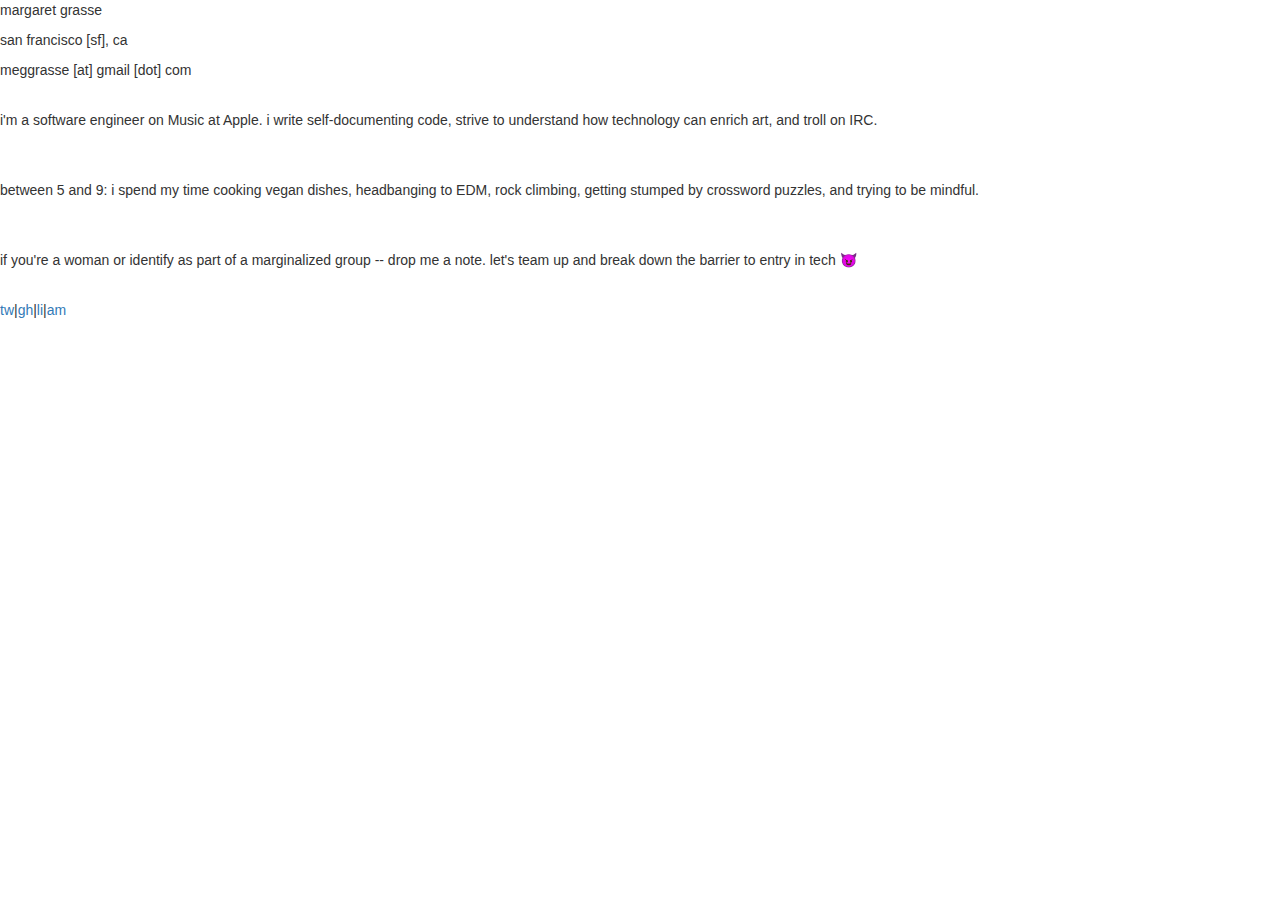
<file: index.html>
<!DOCTYPE = html>
<html>
<head>
	<meta name="viewport" content="width=device-width, initial-scale=1">
	<meta charset="UTF-8">
	<meta name="author" content="meg grasse">
	<link rel="stylesheet" href="imports/bootstrap/css/bootstrap.min.css">
	<link href="stylesheets/main.css" rel="stylesheet">
	<script src="index.js"></script>
	<title> meggy g </title>
	<link rel="icon" href="favicon.ico">
</head>
<body>
	<?php include_once("analyticstracking.php") ?>
	<p>margaret grasse<p>
	<p>san francisco [sf], ca<p>
	<p>meggrasse [at] gmail [dot] com</p>
	<br>
	<p>i'm a software engineer on Music at Apple. i write self-documenting code, strive to understand how technology can enrich art, and troll on IRC.</p>
	<br><br>
	<p>between 5 and 9: i spend my time cooking vegan dishes, headbanging to EDM, rock climbing, getting stumped by crossword puzzles, and trying to be mindful.</p>
	<br><br>
	if you're a woman or identify as part of a marginalized group -- drop me a note. let's team up and break down the barrier to entry in tech 😈</p>
	<br>
	<p><a href="https://twitter.com/meggrasse">tw</a>|<a href="https://github.com/meggrasse">gh</a>|<a href="https://www.linkedin.com/in/meggrasse/">li</a>|<a href="https://itunes.apple.com/profile/m3ggyg">am</a>
</body>
</file>
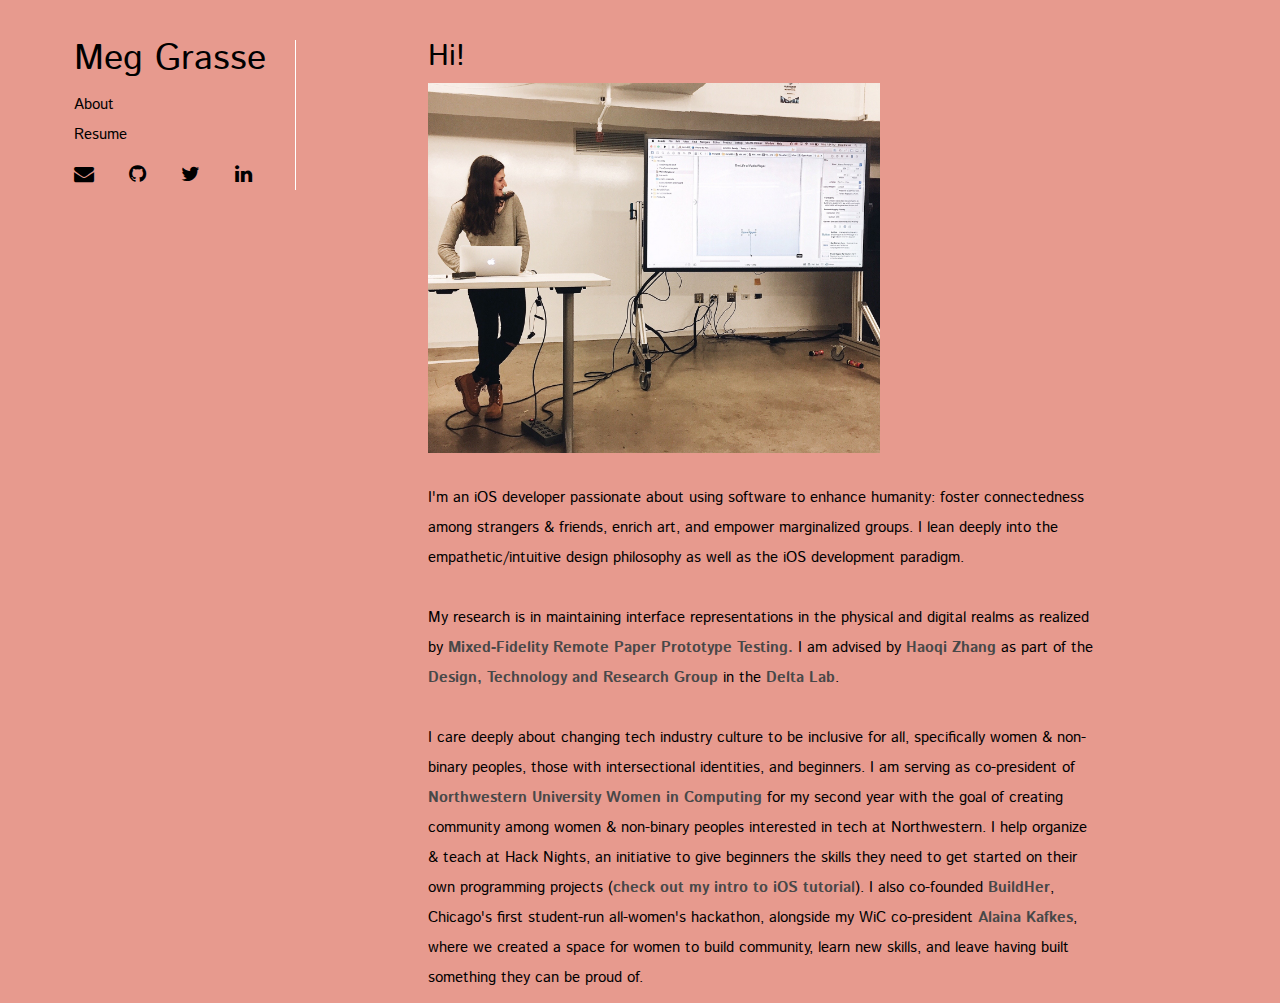
<file: views/about.html>
<!DOCTYPE = html>
<html>
<head>
	<meta name="viewport" content="width=device-width, initial-scale=1">
	<meta charset="UTF-8">
	<meta name="description" content="Meg Grasse's Personal Website">
	<meta name="keywords" content="Meg, Grasse, Margaret, Meg Grasse, Margaret Grasse">
	<meta name="author" content="Meg Grasse">
	<link rel="stylesheet" href="../imports/bootstrap/css/bootstrap.min.css">
	<link rel="stylesheet" href="../imports/font-awesome-4.3.0/css/font-awesome.min.css">
	<link href="../stylesheets/main.css" rel="stylesheet">
	<script src="../index.js"></script>
	<title> Meg Grasse </title>
	<link rel="icon" href="favicon.ico">
</head>
<body>
	<?php include_once("analyticstracking.php") ?>
	<div class="sidebar-container container">
		<div class="sidebar">
			<ul class="list-unstyled sans-serif sidebar-tabs">
				<li>
					<h1><a class="heading" href="../index.html">Meg Grasse</a></h1>
				</li>
				<li><a href="./about.html">About</a></li>
				<!-- <li><a href="./projects.html">Projects</a></li> -->
				<li><a href="../grasse_resume.pdf">Resume</a></li>
			</ul>
			<ul class="list-unstyled sans-serif list-inline sidebar-icons">
				<li><a href="mailto:meggrasse@gmail.com"><i class ="fa fa-lg fa-envelope"></i></a></li>
				<li><a href="https://github.com/meggrasse"><i class="fa fa-lg fa-github"></i></a></li>
                                <li><a href="https://twitter.com/meggrasse"><i class="fa fa-lg fa-twitter"></i></a></li>
				<li><a href="https://www.linkedin.com/in/meggrasse"><i class="fa fa-lg fa-linkedin"></i></a></li>
			</ul>
		</div>
	</div>
	<div class="container content-container">
		<div class="about sans-serif">
			<h2>Hi!</h2>
			<img src="../imgs/hacknights.jpg">
			<p>
				I'm an iOS developer passionate about using software to enhance humanity: foster connectedness among strangers & friends, enrich art, and
				empower marginalized groups. I lean deeply into the empathetic/intuitive design philosophy as well as the iOS development paradigm.
			</p>
			<br>
			<p>
				My research is in maintaining interface representations in the physical and digital realms as realized by <a target="_blank"
				href="http://dtr.northwestern.edu/projects/mixed_fidelity_remote_paper_prototyping">Mixed-Fidelity Remote Paper Prototype Testing.</a>
				I am advised by <a target="_blank" href="http://haoqizhang.com/">Haoqi Zhang</a> as part of the <a target="_blank" href="http://dtr.northwestern.edu">Design, Technology and Research Group</a> in the <a target="_blank" href="http://delta.northwestern.edu">Delta Lab</a>.
			</p>
			<br>
			<p>
				I care deeply about changing tech industry culture to be inclusive for all, specifically women & non-binary peoples, those with intersectional identities, and beginners.
				I am serving as co-president of <a target="_blank" href="http://www.eecs.northwestern.edu/wic/">Northwestern University Women in Computing</a> for my second year with the goal of creating community among women & non-binary peoples
				interested in tech at Northwestern. I help organize & teach at Hack Nights, an initiative to give beginners the skills they need to get started on their own programming
				projects (<a target="_blank" href="https://www.youtube.com/watch?v=WNvhm5PEhsY">check out my intro to iOS tutorial</a>). I also co-founded <a target="_blank" href="http://buildher.io/">BuildHer</a>, Chicago's first student-run all-women's hackathon, alongside my WiC co-president <a target="_blank" href="http://alainakafkes.github.io">Alaina Kafkes</a>,
				where we created a space for women to build community, learn new skills, and leave having built something they can be proud of.
			</p>
		</div>
	</div>
	<script>
		changeBackgroundColor("#E79A8E");
	</script>
</body>
</html>
</file>
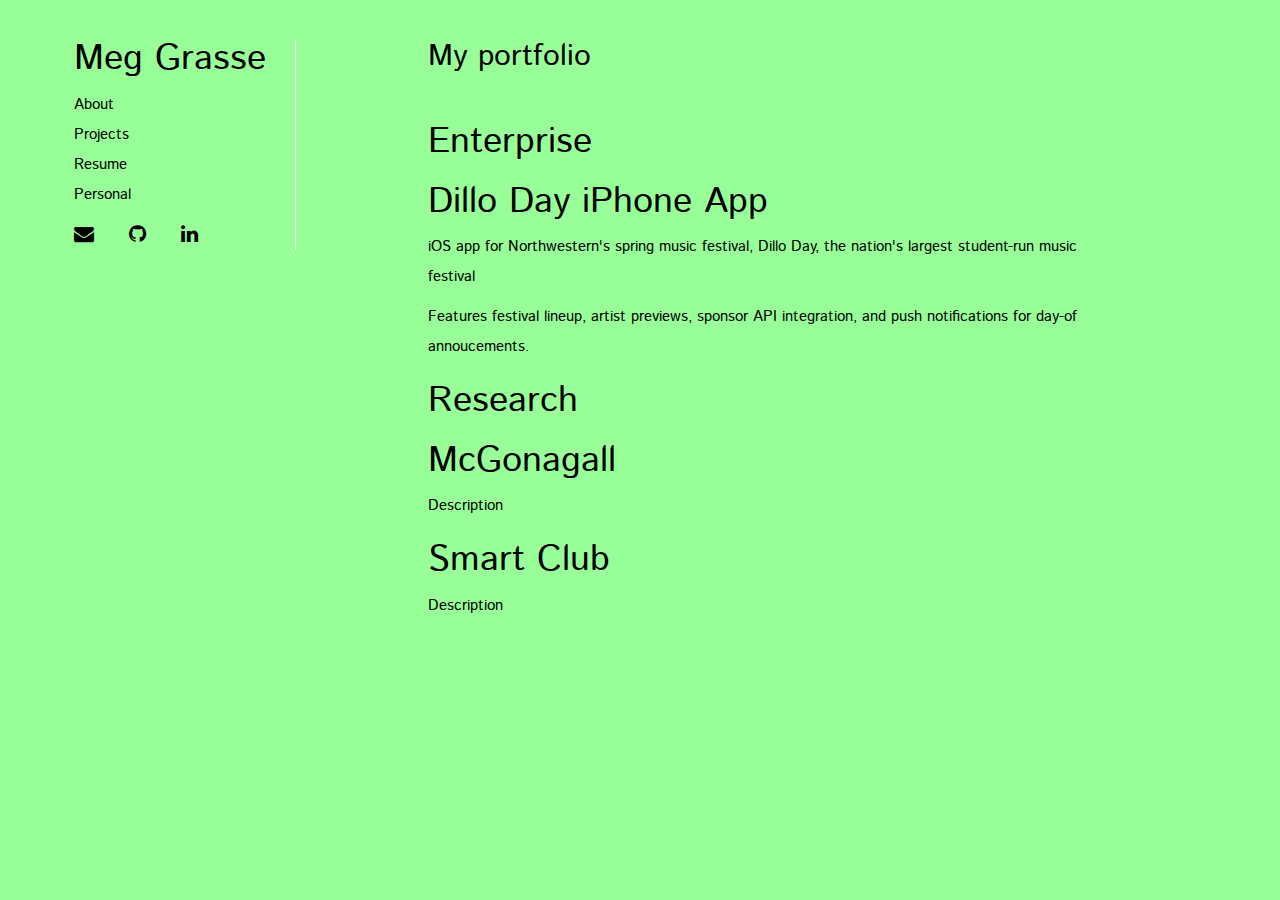
<file: views/projects.html>
<!DOCTYPE = html>
<html>
<head>
	<meta name="viewport" content="width=device-width, initial-scale=1">
	<meta charset="UTF-8">
	<meta name="description" content="Meg Grasse's Personal Website">
	<meta name="keywords" content="Meg, Grasse, Margaret, Meg Grasse, Margaret Grasse">
	<meta name="author" content="Meg Grasse">
	<link rel="stylesheet" href="../imports/bootstrap/css/bootstrap.min.css">
	<link rel="stylesheet" href="../imports/font-awesome-4.3.0/css/font-awesome.min.css">
	<link href="../stylesheets/main.css" rel="stylesheet">
	<script src="../index.js"></script>
	<title> Meg Grasse </title>
	<link rel="icon" href="favicon.ico">
</head>
<body>
	<?php include_once("analyticstracking.php") ?>
	<div class="sidebar-container container">
		<div class="sidebar">
			<ul class="list-unstyled sans-serif sidebar-tabs">
				<li>
					<h1><a class="heading" href="../index.html">Meg Grasse</a></h1>
				</li>
				<li><a href="./about.html">About</a></li>
				<li><a href="./projects.html">Projects</a></li>
				<li><a>Resume</a></li>
				<li><a>Personal</a></li>
			</ul>
			<ul class="list-unstyled sans-serif list-inline sidebar-icons">
				<li><a href="mailto:meggrasse@gmail.com"><i class ="fa fa-lg fa-envelope"></i></a></li>
				<li><a href="https://github.com/meggrasse"><i class="fa fa-lg fa-github"></i></a></li>
				<li><a href="https://www.linkedin.com/in/meggrasse"><i class="fa fa-lg fa-linkedin"></i></a></li>
			</ul>
		</div>
	</div>
	<div class="container content-container">
		<div class="projects sans-serif">
			<h2>My portfolio</h2>
			<br>
			<h1>Enterprise</h1>
			<div class = "project-container">
				<h1>Dillo Day iPhone App</h1>
				<p>iOS app for Northwestern's spring music festival, Dillo Day, the nation's largest student-run music festival</p>
				<p>Features festival lineup, artist previews, sponsor API integration, and push notifications for day-of annoucements.</p>
			</div>
			<h1>Research</h1>
			<div class = "project-container">
				<h1>McGonagall</h1>
				<p>Description</p>
			</div>
			<div class = "project-container">
				<h1>Smart Club</h1>
				<p> Description</p>
			</div>
		</div>
	</div>
	<script>
		changeBackgroundColor("#98FF98");
	</script>
</body>
</html>
</file>
<file: stylesheets/main.css>
@import url('https://fonts.googleapis.com/css?family=Istok+Web');

.sans-serif {
  font-family: 'Istok Web';
  color: black;
}

.sans-serif a {
  color: black;
}

.sidebar a {
  padding: .5rem;
  margin: .5rem;
}

.sans-serif a:not(.heading), .sans-serif p {
  font-size: 1.5rem;
  line-height: 3rem;
}

.sidebar-tabs a:hover {
    text-decoration: none;
}

.sidebar-tabs a:not(.heading):hover {
  color: white;
  font-weight: bold;
  text-decoration: none;
}

.sidebar-tabs a:not(.heading):hover {

  transition: all ease 0.3s;
  /*background-color: #FF2A68;*/
}

.sidebar-tabs .heading:hover {
  transition: all ease 0.3s;
  color: white;
  text-shadow: -2px 2px #DBDDDE;
}

.sidebar-container {
  max-width: 36rem;
}

.content-container {
  max-width: 80rem;
}

.about a {
  color: #484848;
  font-weight: bold;
}

.about img {
 height: 40rem;
 padding-bottom: 3rem;
 /*padding-top: 1.5rem;*/
}

.container {
  margin-left: auto;
  margin-right: auto;
  width: 100%;
  margin-top: 2rem;
  display: inline-block;
  vertical-align: top;
  padding: 0 5%;
}

.sidebar {
  border-right: 1px solid white;
}

.sidebar-icons li {
  position: relative;
  top: 0px;

  transition: all ease 0.2s;
}

.sidebar-icons li:hover {
  position: relative;
  top: -3px;
}

hr {
  border-color: white;
}
</file>
